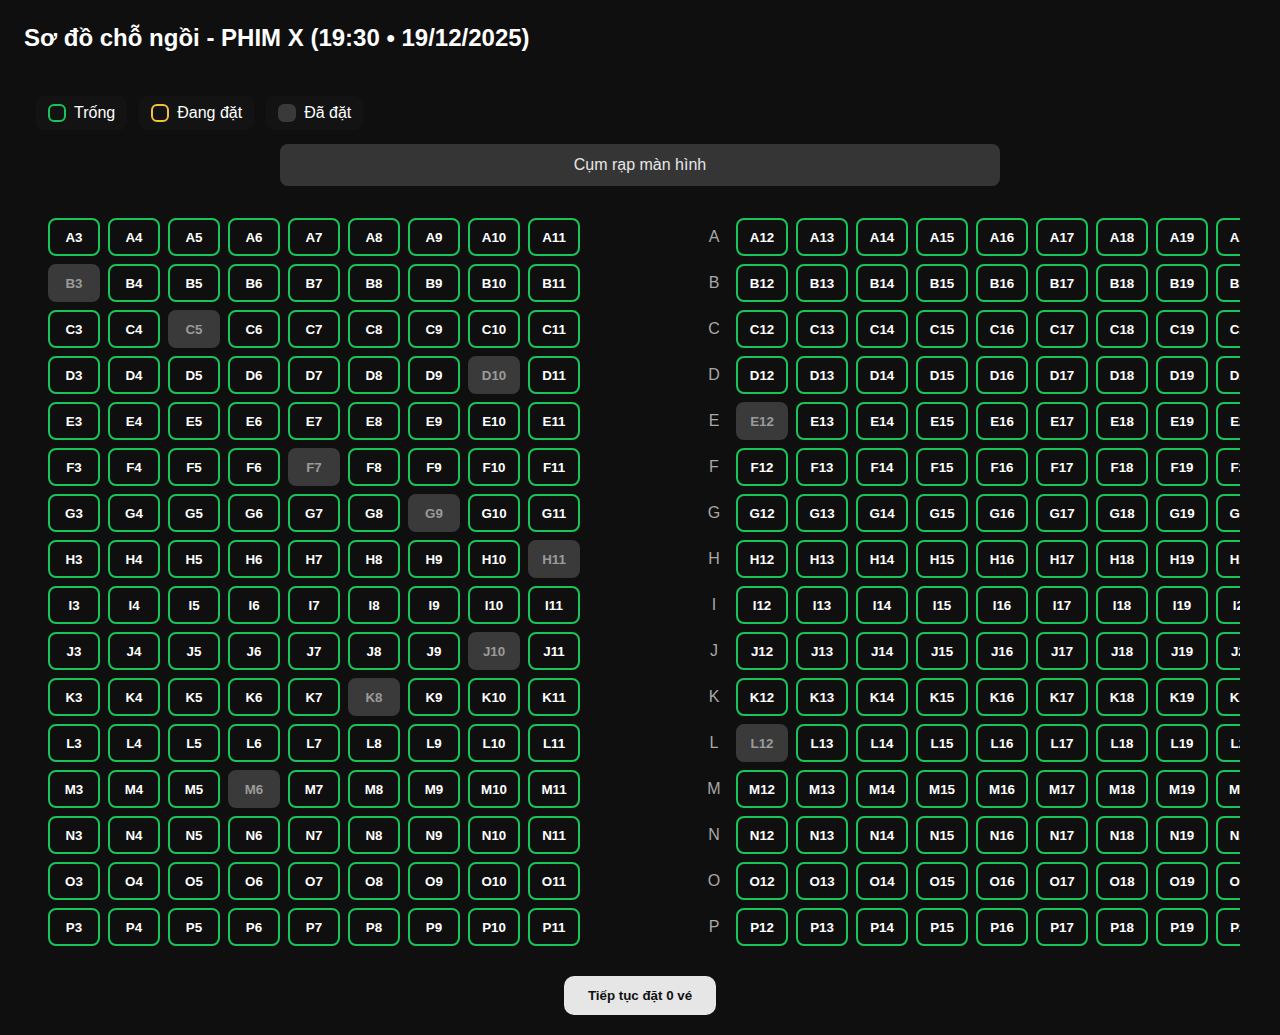
<file: index.html>
<!doctype html>
<html lang="vi">
<head>
  <meta charset="utf-8" />
  <meta name="viewport" content="width=device-width,initial-scale=1" />
  <title>Đặt chỗ - Phim (19:30 19/12/2025)</title>
  <link rel="stylesheet" href="styles.css" />
</head>
<body>
  <header class="topbar">
    <h1>Sơ đồ chỗ ngồi - PHIM X (19:30 • 19/12/2025)</h1>
  </header>

  <main class="container">
    <section class="legend">
      <div class="legend-item"><span class="legend-box available"></span> Trống</div>
      <div class="legend-item"><span class="legend-box selecting"></span> Đang đặt</div>
      <div class="legend-item"><span class="legend-box occupied"></span> Đã đặt</div>
    </section>

    <div class="screen">Cụm rạp màn hình</div>

    <section id="seats-area" class="seats-area">
      <!-- ghế sẽ render bởi JS -->
    </section>

    <div class="footer-action">
      <button id="continueBtn" class="btn btn-primary" disabled>Tiếp tục đặt 0 vé</button>
    </div>
  </main>

  <script src="app.js"></script>
</body>
</html>
</file>
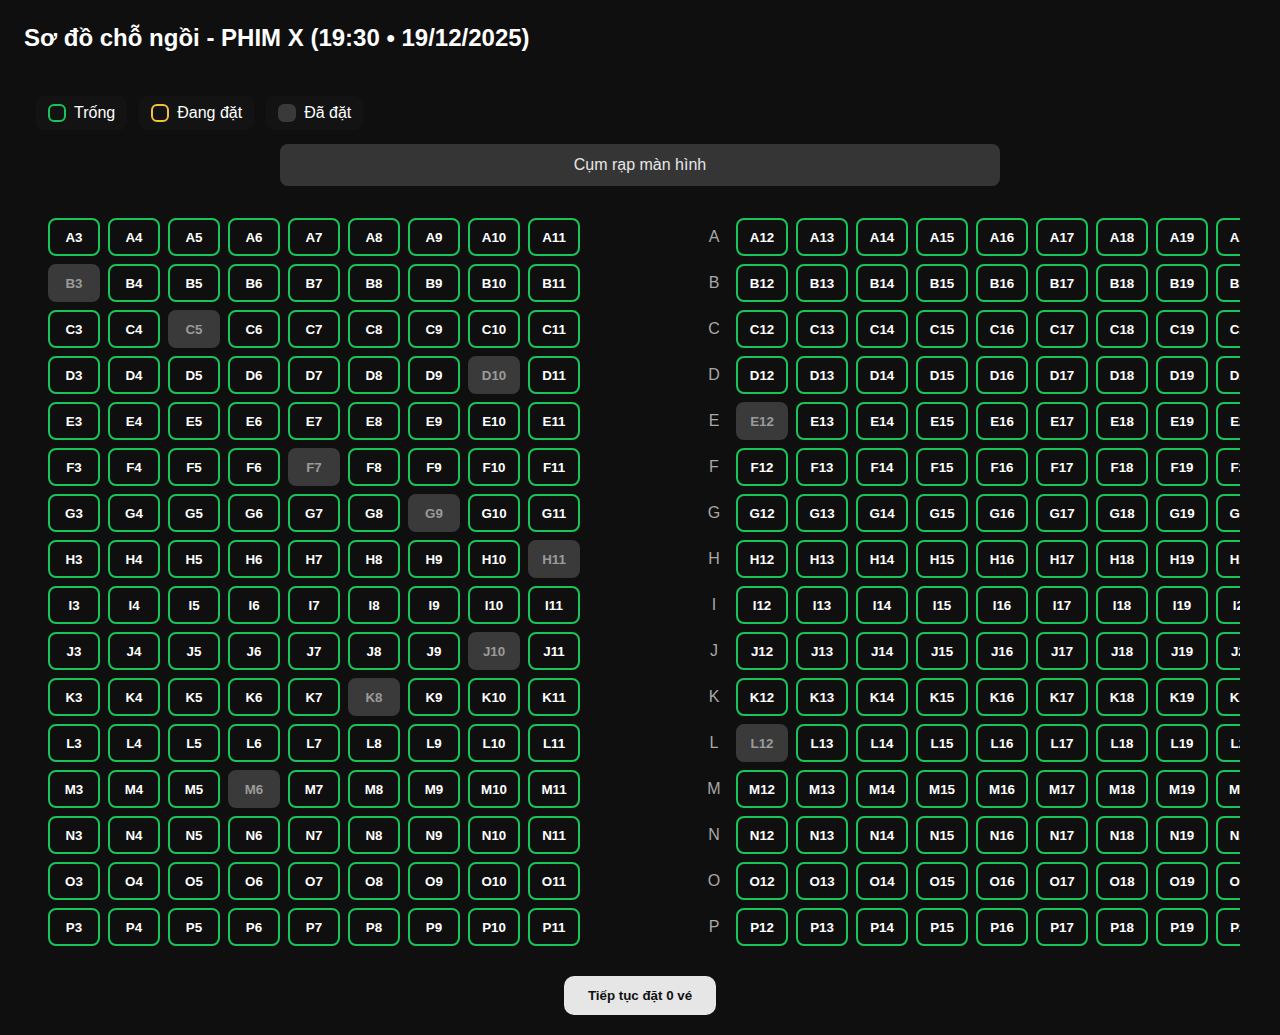
<file: index (1).html>
<!doctype html>
<html lang="vi">
<head>
  <meta charset="utf-8" />
  <meta name="viewport" content="width=device-width,initial-scale=1" />
  <title>Đặt chỗ - Phim (19:30 19/12/2025)</title>
  <link rel="stylesheet" href="styles.css" />
</head>
<body>
  <header class="topbar">
    <h1>Sơ đồ chỗ ngồi - PHIM X (19:30 • 19/12/2025)</h1>
  </header>

  <main class="container">
    <section class="legend">
      <div class="legend-item"><span class="legend-box available"></span> Trống</div>
      <div class="legend-item"><span class="legend-box selecting"></span> Đang đặt</div>
      <div class="legend-item"><span class="legend-box occupied"></span> Đã đặt</div>
    </section>

    <div class="screen">Cụm rạp màn hình</div>

    <section id="seats-area" class="seats-area">
      <!-- ghế sẽ render bởi JS -->
    </section>

    <div class="footer-action">
      <button id="continueBtn" class="btn btn-primary" disabled>Tiếp tục đặt 0 vé</button>
    </div>
  </main>

  <script src="app.js"></script>
</body>
</html>
</file>
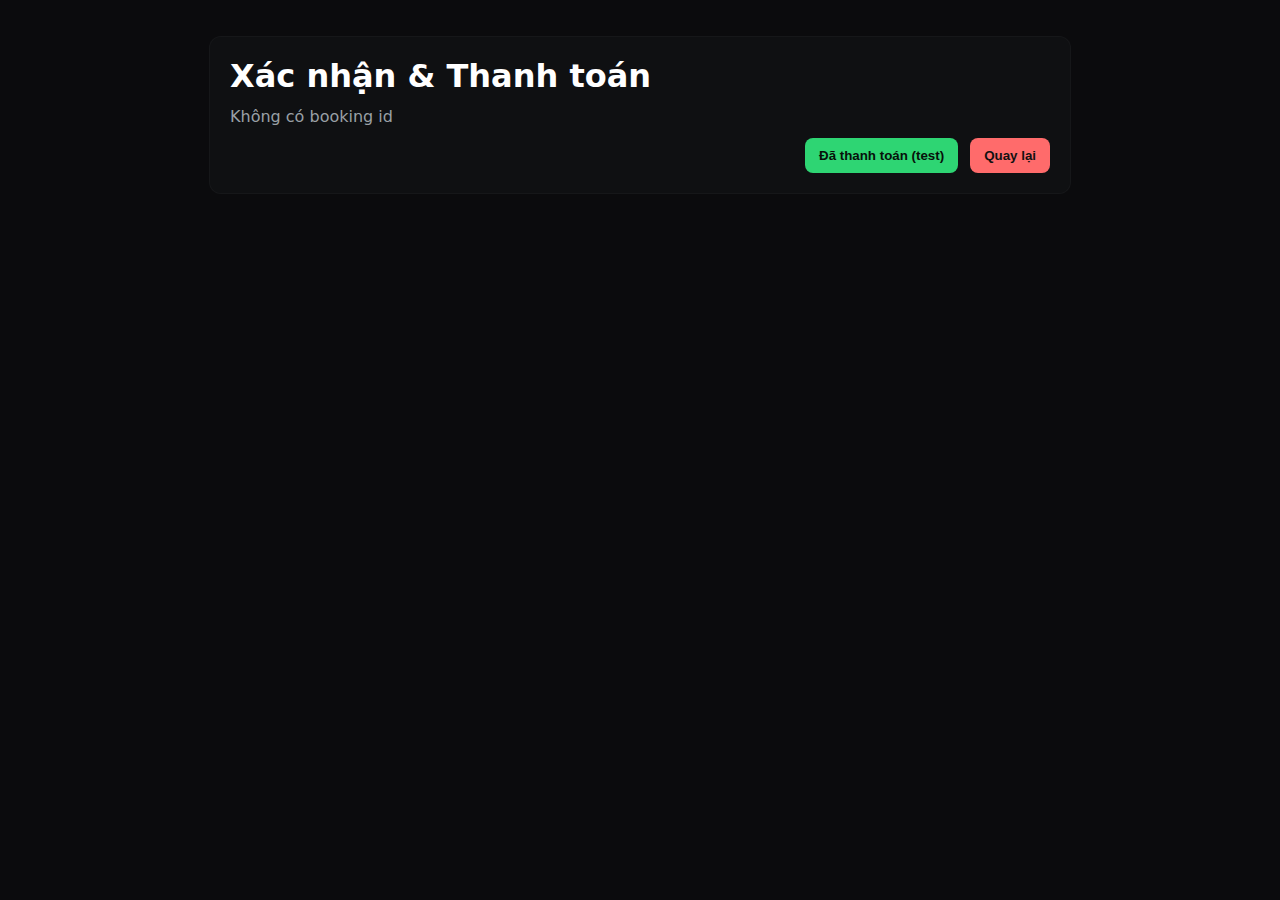
<file: payment.html>
<!doctype html>
<html lang="vi">
<head>
  <meta charset="utf-8" />
  <meta name="viewport" content="width=device-width,initial-scale=1" />
  <title>Thanh toán - Xác nhận đặt chỗ</title>
  <style>
    body{font-family:Inter,system-ui,Arial;background:#0b0b0d;color:#fff;padding:28px}
    .card{max-width:820px;margin:0 auto;background:#0f1012;padding:20px;border-radius:12px;border:1px solid rgba(255,255,255,0.03)}
    h1{margin:0 0 12px}
    .row{display:flex;gap:12px;align-items:flex-start}
    .col{flex:1}
    .qr{width:320px;height:320px;background:#fff;border-radius:8px;display:block}
    .meta{background:#0b0b0d;padding:12px;border-radius:8px;margin-bottom:12px}
    .muted{color:#9aa0a6}
    button{padding:10px 14px;border-radius:8px;border:none;cursor:pointer;font-weight:700}
    .primary{background:#2ed573;color:#07110a}
    .danger{background:#ff6b6b;color:#111}
  </style>
</head>
<body>
  <div class="card">
    <h1>Xác nhận & Thanh toán</h1>
    <div id="info">Đang tải thông tin đặt chỗ…</div>

    <div style="margin-top:12px;display:flex;gap:12px;align-items:center;justify-content:flex-end">
      <button id="paid" class="primary">Đã thanh toán (test)</button>
      <button id="back" class="danger">Quay lại</button>
    </div>
  </div>

  <script>
    function qs(name){ const u=new URL(location.href); return u.searchParams.get(name); }
    const id = qs('id');
    const infoEl = document.getElementById('info');
    const backBtn = document.getElementById('back');
    const paidBtn = document.getElementById('paid');

    async function loadBooking(){
      if(!id){ infoEl.innerHTML = '<div class="muted">Không có booking id</div>'; return; }
      // thử lấy từ server
      try{
        const res = await fetch('/api/bookings');
        if(res.ok){
          const list = await res.json();
          const b = list.find(x => x.id === id);
          if(b){ renderBooking(b); return; }
        }
      }catch(e){
        // fallthrough -> try local
      }
      // fallback localStorage
      const existing = JSON.parse(localStorage.getItem('demo_bookings') || '[]');
      const bLocal = existing.find(x => x.id === id);
      if(bLocal) { renderBooking(bLocal); return; }
      // nếu không tìm thấy, hiển thị minimal info từ query (nếu có)
      infoEl.innerHTML = '<div class="muted">Không tìm thấy chi tiết booking. ID: ' + id + '</div>';
    }

    function renderBooking(b){
      const seats = (b.seats||[]).join(', ');
      infoEl.innerHTML = `
        <div style="display:flex;gap:18px;align-items:flex-start">
          <div class="col meta">
            <div><strong>Họ tên:</strong> ${escapeHtml(b.name||'—')}</div>
            <div class="muted">Email: ${escapeHtml(b.email||'—')}</div>
            <div class="muted">Phone: ${escapeHtml(b.phone||'—')}</div>
            <div style="margin-top:8px"><strong>Ghế:</strong> ${escapeHtml(seats||'—')}</div>
            <div class="muted" style="margin-top:8px">Mã booking: <code>${escapeHtml(b.id||'—')}</code></div>
            <div class="muted" style="margin-top:8px">Thời gian: ${new Date(b.created_at||Date.now()).toLocaleString()}</div>
          </div>
          <div style="width:340px">
            <canvas id="qr" width="320" height="320" class="qr"></canvas>
            <div style="color:#9aa0a6;margin-top:8px;font-size:13px">Quét QR để chuyển khoản tới: <strong>TRAN PHUONG ANH</strong> — 0126163397102</div>
          </div>
        </div>
      `;
      drawQRCanvas();
    }

    function drawQRCanvas(){
      const canvas = document.getElementById('qr');
      if(!canvas) return;
      const ctx = canvas.getContext('2d');
      ctx.fillStyle = '#fff'; ctx.fillRect(0,0,canvas.width,canvas.height);
      ctx.fillStyle = '#111';
      for(let x=0;x<26;x++){
        for(let y=0;y<26;y++){
          if(Math.random() > 0.72) ctx.fillRect(x*12 + ((x+y)%2?2:0), y*12 + ((x+y)%2?2:0), 8, 8);
        }
      }
    }

    function escapeHtml(s){ return (s||'').toString().replace(/[&<>\"']/g, c=>({ '&':'&amp;','<':'&lt;','>':'&gt;','"':'&quot;',"'":'&#39;'}[c])); }

    backBtn.addEventListener('click', ()=> history.back());
    paidBtn.addEventListener('click', async ()=>{
      alert('Bạn đã click "Đã thanh toán" (demo). Ở production, kiểm tra giao dịch tại server/payment gateway.');
      location.href = '/';
    });

    loadBooking();
  </script>
</body>
</html>
</file>
<file: styles.css>
:root{
  --bg:#0f0f10;
  --panel:#1a1a1b;
  --muted:#a8a8a8;
  --accent:#18c55b; /* green for available */
  --select:#f0c23a; /* yellow for selecting */
  --occupied:#3a3a3a;
  --btn:#e6e6e6;
}

*{box-sizing:border-box}
html,body{height:100%}
body{
  margin:0;
  font-family: "Inter", Roboto, Arial, sans-serif;
  background:var(--bg);
  color:#fff;
  -webkit-font-smoothing:antialiased;
}

.topbar{
  padding:24px;
  display:flex;
  align-items:center;
  gap:16px;
}
.topbar h1{margin:0; font-size:24px}
.topbar .back{color:var(--muted); text-decoration:none; padding:8px 12px; border-radius:8px; background:rgba(255,255,255,0.03)}
.topbar .timer{margin-left:auto; color:var(--muted); font-weight:600}

.container{padding:20px 36px}
.container.narrow{max-width:760px; margin:0 auto}

.legend{display:flex; gap:12px; margin-bottom:14px; align-items:center}
.legend-item{display:flex; gap:8px; align-items:center; padding:8px 12px; background:rgba(255,255,255,0.02); border-radius:8px}
.legend-box{width:18px;height:18px;border-radius:6px;border:2px solid rgba(255,255,255,0.06)}
.legend-box.available{border-color:var(--accent); background:transparent}
.legend-box.selecting{border-color:var(--select); background:transparent}
.legend-box.occupied{background:var(--occupied); border-color:var(--occupied)}

.screen{max-width:720px; margin:8px auto 20px; background:#3a3a3a; color:#fff; padding:12px; text-align:center; border-radius:8px; opacity:0.9}

.seats-area{display:flex; justify-content:center; gap:60px; overflow:auto; padding:12px; max-width:1200px; margin:0 auto}
.seat-column{display:flex; flex-direction:column; gap:8px}
.seat-row{display:flex; gap:8px; align-items:center}
.row-label{width:28px; color:var(--muted); text-align:center}

.seat{
  width:52px; height:38px; border-radius:8px; background:transparent; border:2px solid rgba(255,255,255,0.06);
  color:var(--muted); display:flex; align-items:center; justify-content:center; font-weight:700; cursor:pointer;
}
.seat.available{border-color:var(--accent); color:#fff}
.seat.selecting{border-color:var(--select); color:#fff}
.seat.occupied{background:var(--occupied); border-color:var(--occupied); color:#9b9b9b; cursor:not-allowed}

.aisle{width:40px}

.footer-action{display:flex; justify-content:center; margin-top:18px}
.btn{padding:12px 24px; border-radius:10px; font-weight:700; border:none; cursor:pointer}
.btn-primary{background:var(--btn); color:#111}
.btn-ghost{background:transparent; border:1px solid rgba(255,255,255,0.06); color:var(--muted)}

.card{background:var(--panel); padding:24px; border-radius:12px}
.card h2{margin-top:0}

label{display:block; margin:12px 0; font-weight:600}
input[type="text"], input[type="email"], input[type="tel"]{
  width:100%; padding:12px; border-radius:8px; border:1px solid rgba(255,255,255,0.04); background:rgba(0,0,0,0.25); color:#fff;
}

.payment-card{display:flex; gap:18px; align-items:center; margin:12px 0; padding:12px; background:rgba(0,0,0,0.35); border-radius:8px}
.payment-card img{width:260px; height:260px; object-fit:cover; border-radius:6px; background:#fff}
.payment-info{color:var(--muted); font-size:14px}

.actions{display:flex; gap:12px; justify-content:space-between; margin-top:18px}
.hint{color:var(--muted); font-size:13px}
</file>
